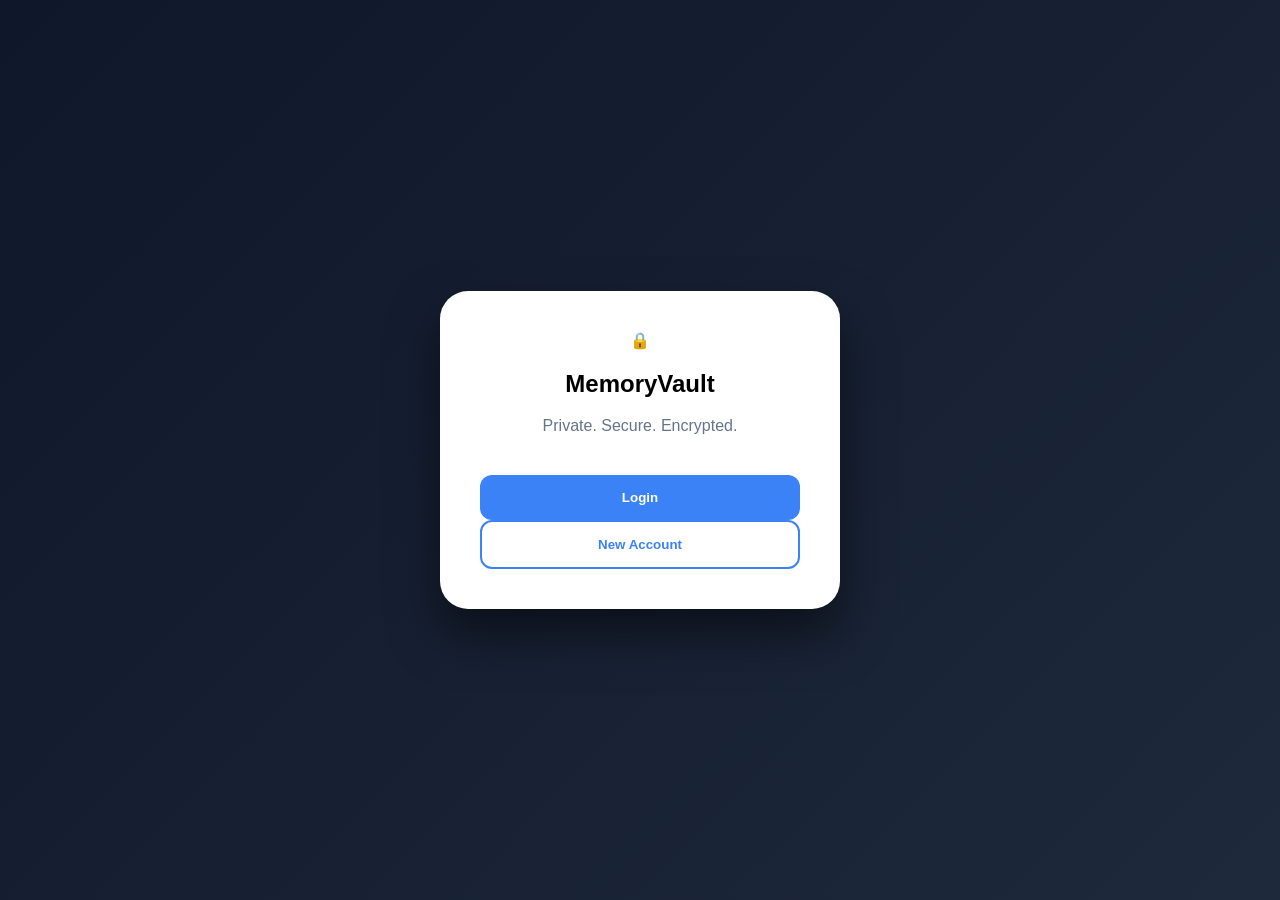
<file: index.html>
<!DOCTYPE html>
<html lang="en">
<head>
    <meta charset="UTF-8"><meta name="viewport" content="width=device-width, initial-scale=1.0">
    <title>Vault Pro Dashboard</title><link rel="stylesheet" href="style.css">
</head>
<body>
    <header>
        <div style="width: 40px;"></div><h2 class="logo-text">MemoryVault</h2>
        <div class="account-section">
            <img src="https://cdn-icons-png.flaticon.com/512/3135/3135715.png" class="nav-avatar" onclick="document.getElementById('drop').toggleAttribute('hidden')">
            <div id="drop" class="profile-dropdown" hidden>
                <p id="accountDisplay" style="font-weight:900; font-size: 0.8rem;"></p><hr>
                <button class="dropdown-btn" onclick="exportVault()">📥 Backup Vault</button>
                <button class="dropdown-btn" onclick="document.getElementById('importFile').click()">📤 Restore Vault</button>
                <input type="file" id="importFile" hidden onchange="importVault(event)">
                <hr><button onclick="logout()" class="dropdown-btn danger">Logout</button>
            </div>
        </div>
    </header>
    <div class="content-wrapper">
        <div class="welcome-section">
            <h1 id="welcomeMsg">Welcome</h1>
            <div class="storage-container"><div id="storageText">Analyzing...</div><div class="progress-bg"><div id="storageBar"></div></div></div>
        </div>
        <div class="upload-card">
            <label style="font-weight:800; font-size:0.7rem;">CATEGORY</label>
            <select id="categorySelect" class="auth-input" style="margin-bottom:15px;">
                <option value="Personal">Personal</option><option value="Work">Work</option><option value="Family">Family</option>
            </select>
            <input type="text" id="title" placeholder="Memory Title" class="auth-input" style="margin-bottom:15px;">
            <textarea id="desc" placeholder="What happened today?..." class="auth-input" style="height:100px; margin-bottom:20px; resize:none;"></textarea>
            <div class="file-buttons">
                <input type="file" id="imageInput" multiple accept="image/*" hidden><button onclick="document.getElementById('imageInput').click()" class="media-add-btn">📷 Photos</button>
                <input type="file" id="videoInput" multiple accept="video/*" hidden><button onclick="document.getElementById('videoInput').click()" class="media-add-btn">🎥 Videos</button>
                <input type="file" id="audioInput" multiple accept="audio/*" hidden><button onclick="document.getElementById('audioInput').click()" class="media-add-btn">🎵 Audio</button>
            </div>
            <button onclick="saveEntry()" class="btn-primary">Save to Vault</button>
        </div>
        <div class="controls-section">
            <div class="filter-group">
                <button class="filter-btn active" onclick="setFilter('All', this)">All</button>
                <button class="filter-btn" onclick="setFilter('Personal', this)">Personal</button>
                <button class="filter-btn" onclick="setFilter('Work', this)">Work</button>
                <button class="filter-btn" onclick="setFilter('Family', this)">Family</button>
            </div>
            <input type="text" id="searchInput" placeholder="Search..." class="search-input" oninput="handleSearch()">
        </div>
        <div id="gallery" class="gallery"></div>
    </div>
    <div id="mediaModal" onclick="if(event.target == this) closeModal()"><div id="modalContent"><button class="close-modal-x" onclick="closeModal()">×</button><div id="modalInner"></div></div></div>
    <script src="script.js"></script>
</body>
</html>
</file>
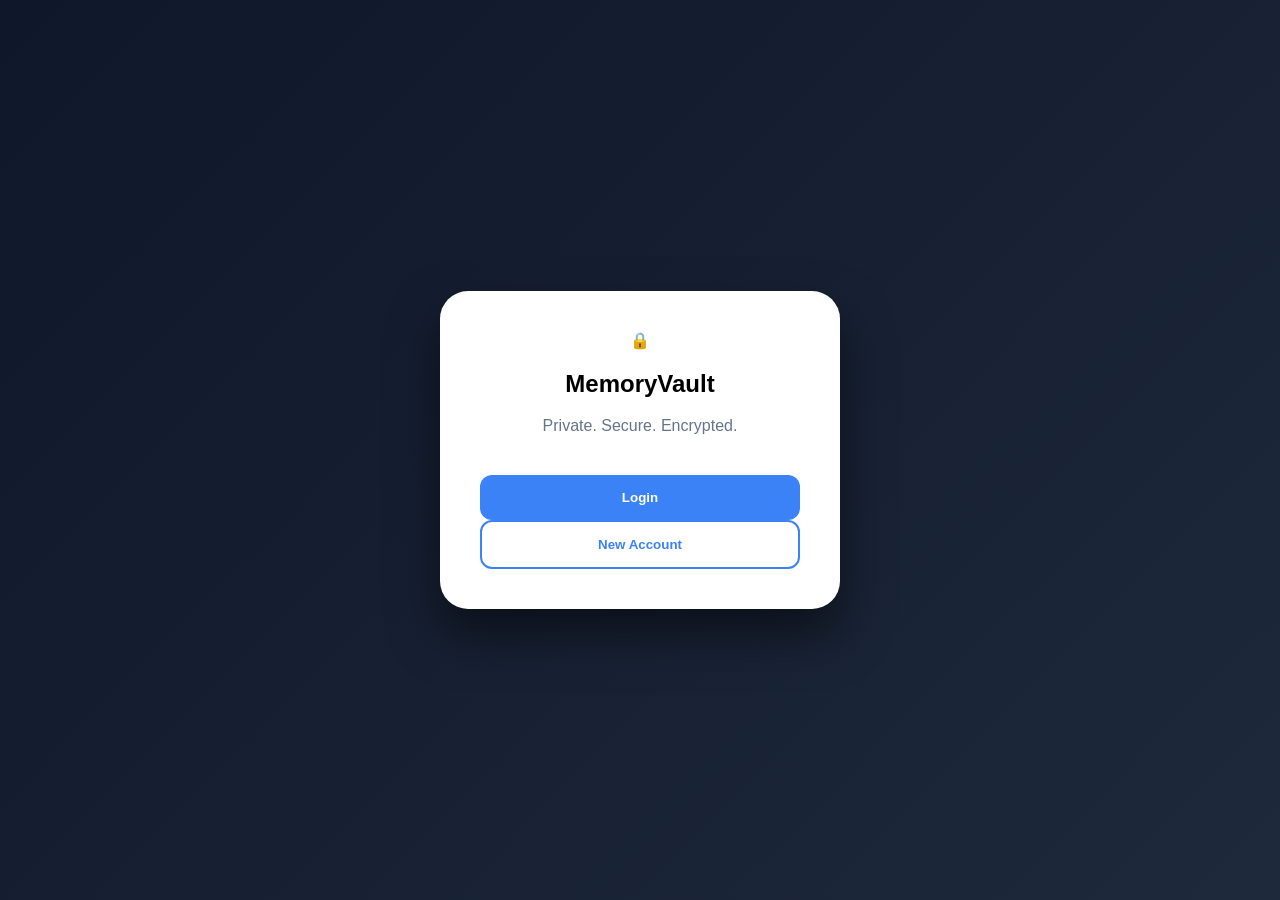
<file: gateway.html>
<!DOCTYPE html>
<html lang="en">
<head>
    <meta charset="UTF-8"><meta name="viewport" content="width=device-width, initial-scale=1.0">
    <title>Vault Pro | Entry</title><link rel="stylesheet" href="style.css">
</head>
<body class="auth-screen">
    <div class="auth-card">
        <div class="brand-icon">🔒</div>
        <h2 style="font-weight:900;">MemoryVault</h2>
        <p style="color:#64748b; margin-bottom:40px;">Private. Secure. Encrypted.</p>
        <button onclick="location.href='login.html'" class="btn-primary">Login</button>
        <button onclick="location.href='signup.html'" class="btn-outline">New Account</button>
    </div>
</body>
</html>
</file>
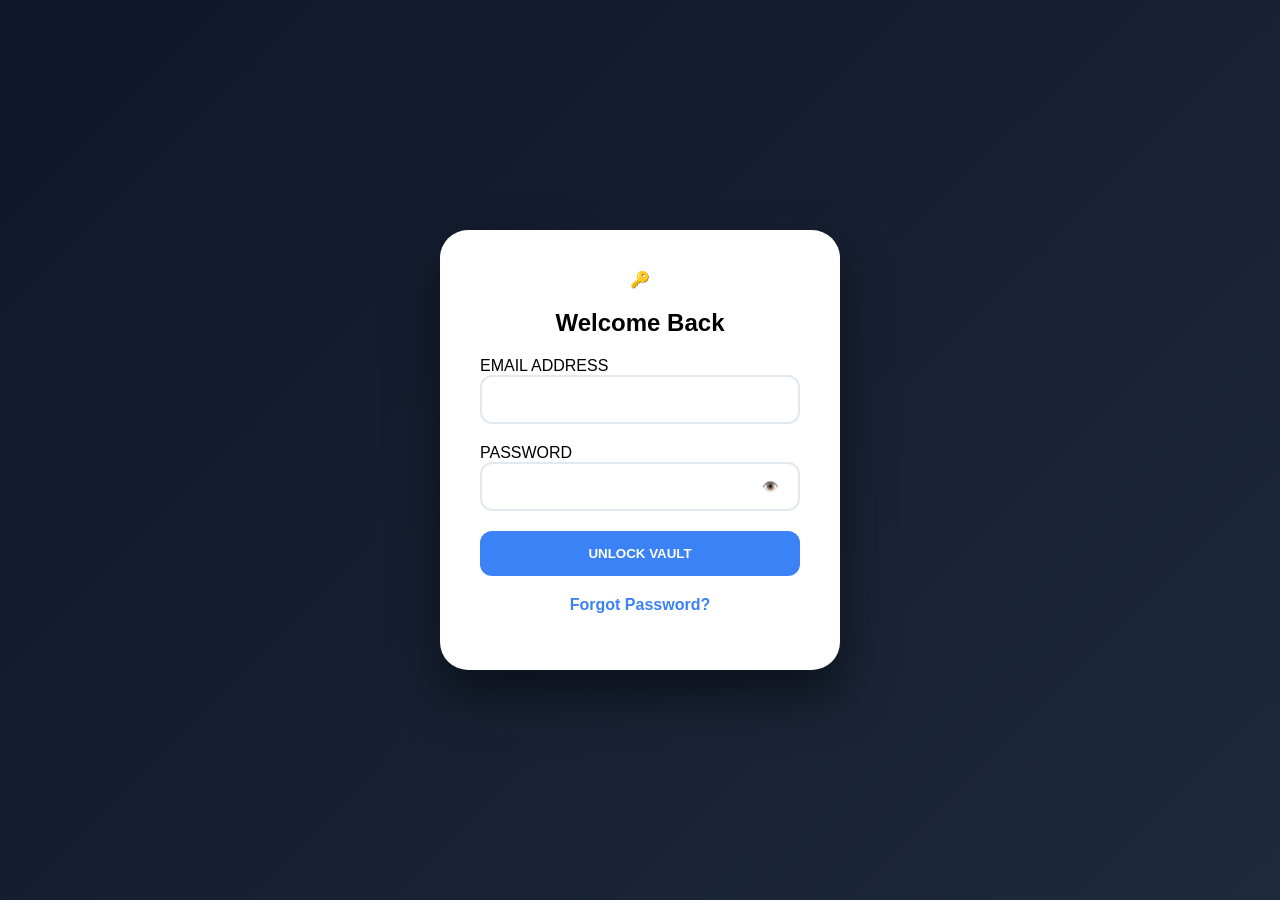
<file: login.html>
<!DOCTYPE html>
<html lang="en">
<head>
    <meta charset="UTF-8"><link rel="stylesheet" href="style.css">
    <title>Login | Vault Pro</title>
</head>
<body class="auth-screen">
    <div class="auth-card">
        <div class="brand-icon">🔑</div>
        <h2 style="font-weight:900;">Welcome Back</h2>
        <form onsubmit="handleLogin(event)">
            <div class="auth-group"><label>EMAIL ADDRESS</label><input type="email" id="email" class="auth-input" required></div>
            <div class="auth-group"><label>PASSWORD</label>
                <div class="pass-wrapper">
                    <input type="password" id="pass" class="auth-input" required>
                    <button type="button" class="toggle-btn" onclick="togglePass('pass', this)">👁️</button>
                </div>
            </div>
            <button type="submit" class="btn-primary">UNLOCK VAULT</button>
        </form>
        <p style="margin-top:20px;"><a href="reset.html" style="color:var(--primary); font-weight:800; text-decoration:none;">Forgot Password?</a></p>
    </div>
    <script src="script.js"></script>
    <script>
        function handleLogin(e) {
            e.preventDefault();
            const email = document.getElementById('email').value;
            const pass = document.getElementById('pass').value;
            const profile = JSON.parse(localStorage.getItem('profile_' + email));
            if (profile && profile.pass === pass) {
                localStorage.setItem('currentUser', JSON.stringify({name: profile.name, email: profile.email}));
                window.location.href = 'index.html';
            } else { alert("Invalid Credentials"); }
        }
    </script>
</body>
</html>
</file>
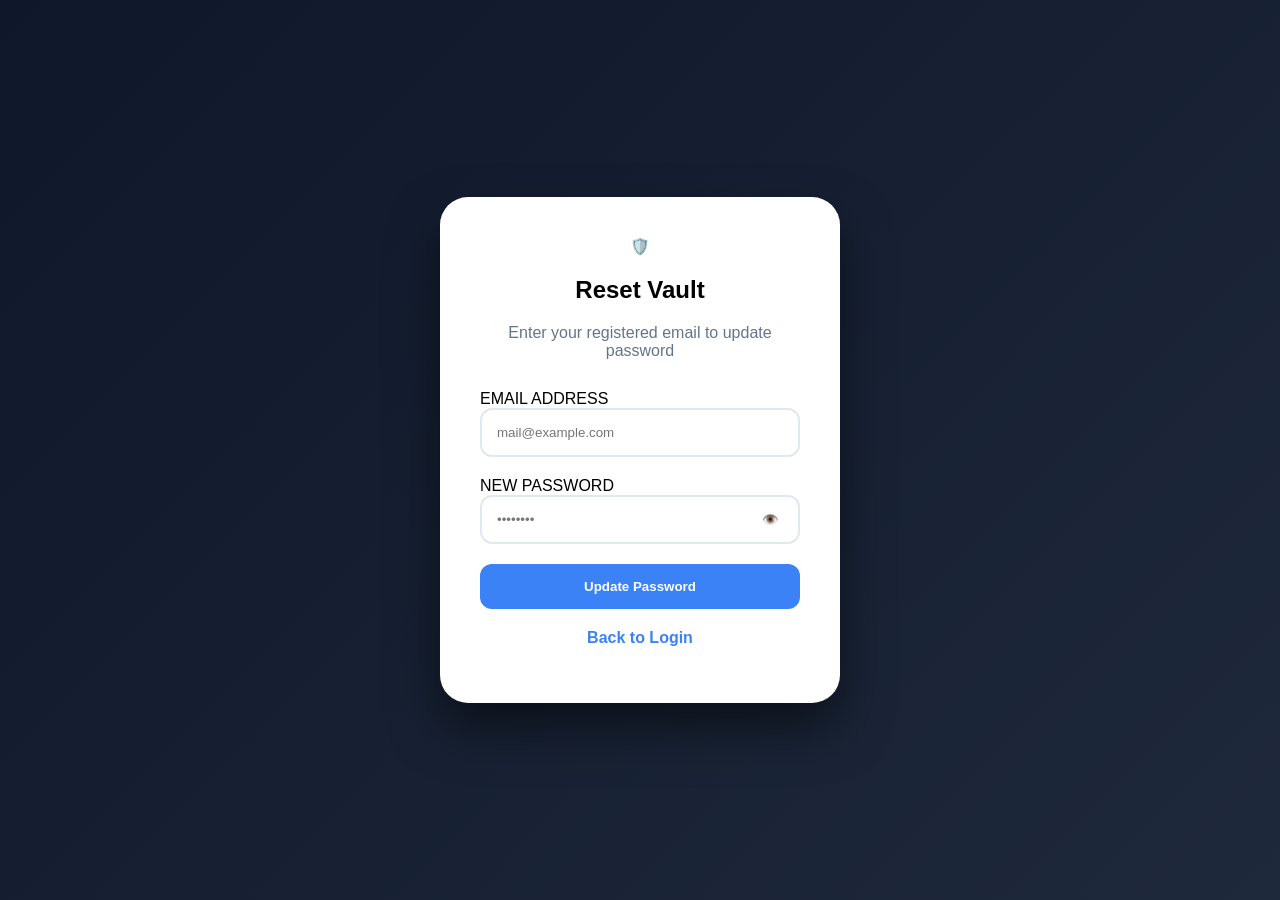
<file: reset.html>
<!DOCTYPE html>
<html lang="en">
<head>
    <meta charset="UTF-8">
    <meta name="viewport" content="width=device-width, initial-scale=1.0">
    <title>Reset Password | Vault Pro</title>
    <link rel="stylesheet" href="style.css">
</head>
<body class="auth-screen">
    <div class="auth-card">
        <div class="brand-icon">🛡️</div>
        <h2 style="font-weight:900;">Reset Vault</h2>
        <p style="color:#64748b; margin-bottom: 30px;">Enter your registered email to update password</p>
        
        <form onsubmit="handleReset(event)">
            <div class="auth-group">
                <label>EMAIL ADDRESS</label>
                <input type="email" id="resetEmail" class="auth-input" placeholder="mail@example.com" required>
            </div>
            <div class="auth-group">
                <label>NEW PASSWORD</label>
                <div class="pass-wrapper">
                    <input type="password" id="newPass" class="auth-input" placeholder="••••••••" required>
                    <button type="button" class="toggle-btn" onclick="togglePass('newPass', this)">👁️</button>
                </div>
            </div>
            <button type="submit" class="btn-primary">Update Password</button>
        </form>
        <p style="margin-top:20px;"><a href="login.html" style="color:var(--primary); font-weight:800; text-decoration: none;">Back to Login</a></p>
    </div>
    <script src="script.js"></script>
    <script>
        function handleReset(e) {
            e.preventDefault();
            const email = document.getElementById('resetEmail').value;
            const newPass = document.getElementById('newPass').value;
            const profile = JSON.parse(localStorage.getItem('profile_' + email));
            if (profile) {
                profile.pass = newPass;
                localStorage.setItem('profile_' + email, JSON.stringify(profile));
                alert("Password updated successfully!");
                location.href = 'login.html';
            } else { alert("Account not found!"); }
        }
    </script>
</body>
</html>
</file>
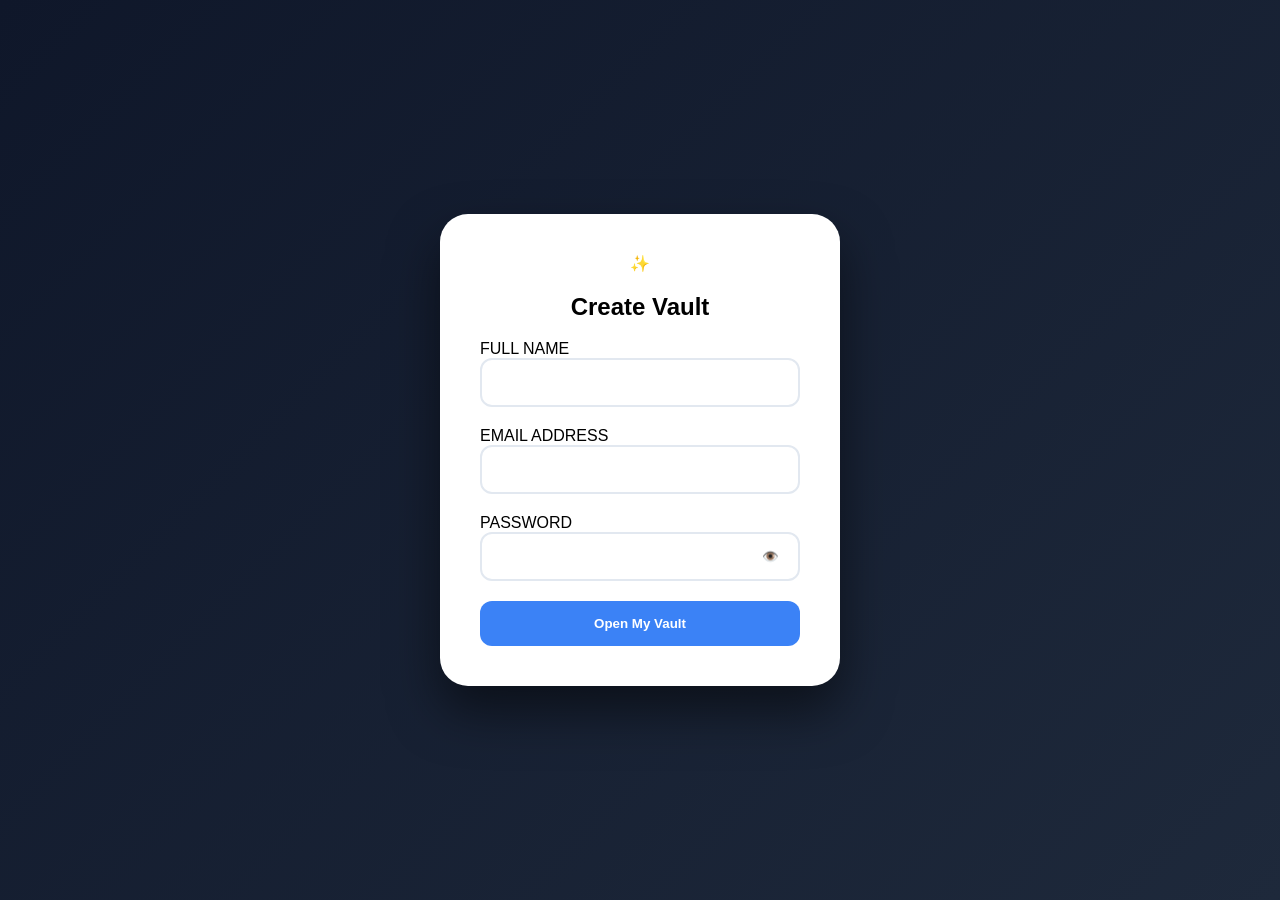
<file: signup.html>
<!DOCTYPE html>
<html lang="en">
<head>
    <meta charset="UTF-8"><link rel="stylesheet" href="style.css">
    <title>Vault Pro | Join</title>
</head>
<body class="auth-screen">
    <div class="auth-card">
        <div class="brand-icon">✨</div>
        <h2 style="font-weight:900;">Create Vault</h2>
        <form onsubmit="handleSignup(event)">
            <div class="auth-group"><label>FULL NAME</label><input type="text" id="un" class="auth-input" required></div>
            <div class="auth-group"><label>EMAIL ADDRESS</label><input type="email" id="em" class="auth-input" required></div>
            <div class="auth-group"><label>PASSWORD</label>
                <div class="pass-wrapper">
                    <input type="password" id="pw" class="auth-input" required>
                    <button type="button" class="toggle-btn" onclick="togglePass('pw', this)">👁️</button>
                </div>
            </div>
            <button type="submit" class="btn-primary">Open My Vault</button>
        </form>
    </div>
    <script src="script.js"></script>
    <script>
        function handleSignup(e) {
            e.preventDefault();
            const name = document.getElementById('un').value;
            const email = document.getElementById('em').value;
            const pass = document.getElementById('pw').value;
            localStorage.setItem('profile_' + email, JSON.stringify({name, email, pass}));
            localStorage.setItem('currentUser', JSON.stringify({name, email}));
            window.location.href = 'index.html';
        }
    </script>
</body>
</html>
</file>
<file: style.css>
:root { --primary: #3b82f6; --dark: #0f172a; --bg: #f8fafc; --radius: 20px; }
* { box-sizing: border-box; font-family: 'Inter', sans-serif; transition: 0.2s; }
body { background: var(--bg); margin: 0; }
.content-wrapper { max-width: 1000px; margin: 0 auto; padding: 20px; text-align: center; }
.auth-screen { background: linear-gradient(135deg, #0f172a 0%, #1e293b 100%); min-height: 100vh; display: flex; align-items: center; justify-content: center; }
.auth-card { background: white; width: 95%; max-width: 400px; padding: 40px; border-radius: 28px; text-align: center; box-shadow: 0 25px 50px rgba(0,0,0,0.5); }
.auth-group { text-align: left; margin-bottom: 20px; }
.auth-input { width: 100%; padding: 15px; border-radius: 12px; border: 2px solid #e2e8f0; outline: none; }
.pass-wrapper { position: relative; display: flex; align-items: center; }
.toggle-btn { position: absolute; right: 15px; background: none; border: none; cursor: pointer; }
header { background: var(--dark); color: white; padding: 10px 5%; display: flex; justify-content: space-between; align-items: center; position: sticky; top: 0; z-index: 1000; }
.nav-avatar { width: 40px; height: 40px; border-radius: 50%; border: 2px solid var(--primary); cursor: pointer; }
.profile-dropdown { position: absolute; right: 20px; top: 60px; background: white; padding: 15px; border-radius: 15px; box-shadow: 0 10px 30px rgba(0,0,0,0.2); color: black; text-align: left; z-index: 100; }
.dropdown-btn { display: block; width: 100%; text-align: left; padding: 10px; border: none; background: #f1f5f9; border-radius: 8px; margin: 4px 0; cursor: pointer; font-weight: 700; }
.welcome-section { margin: 40px 0; }
.storage-container { max-width: 400px; margin: 15px auto; }
.progress-bg { height: 10px; background: #e2e8f0; border-radius: 10px; overflow: hidden; }
#storageBar { height: 100%; background: var(--primary); }
.upload-card { max-width: 600px; margin: 0 auto 40px; background: white; padding: 30px; border-radius: 30px; box-shadow: 0 10px 40px rgba(0,0,0,0.05); text-align: left; }
.file-buttons { display: flex; gap: 10px; margin-bottom: 20px; }
.media-add-btn { flex: 1; padding: 12px; border-radius: 12px; border: none; background: #f1f5f9; font-weight: 800; cursor: pointer; }
.filter-group { display: flex; gap: 10px; justify-content: center; margin-bottom: 20px; flex-wrap: wrap; }
.filter-btn { padding: 10px 20px; border-radius: 30px; border: 2px solid #e2e8f0; background: white; cursor: pointer; }
.filter-btn.active { background: var(--primary); color: white; }
.search-input { width: 100%; max-width: 500px; padding: 15px 25px; border-radius: 50px; border: 2px solid #e2e8f0; outline: none; }
.gallery { display: grid; grid-template-columns: repeat(auto-fill, minmax(300px, 1fr)); gap: 20px; margin-top: 30px; }
.card { background: white; border-radius: var(--radius); overflow: hidden; border: 1px solid #e2e8f0; text-align: left; }
.media-grid { display: grid; grid-template-columns: 1fr 1fr; gap: 2px; height: 180px; background: #eee; }
.media-box { position: relative; cursor: pointer; overflow: hidden; }
.media-box img, .media-box video { width: 100%; height: 100%; object-fit: cover; }
.more-overlay { position: absolute; inset: 0; background: rgba(0,0,0,0.7); color: white; display: flex; align-items: center; justify-content: center; font-weight: 900; }
#mediaModal { display: none; position: fixed; inset: 0; background: rgba(0,0,0,0.8); backdrop-filter: blur(10px); z-index: 2000; justify-content: center; padding-top: 50px; overflow-y: auto; }
.modal-media-item { width: 90%; max-width: 700px; border-radius: 20px; margin-bottom: 20px; }
.close-modal-x { position: fixed; top: 20px; right: 20px; width: 40px; height: 40px; border-radius: 50%; border: none; font-size: 1.5rem; cursor: pointer; }
.btn-primary { width: 100%; padding: 15px; background: var(--primary); color: white; border: none; border-radius: 12px; font-weight: 800; cursor: pointer; }
.btn-outline { width: 100%; padding: 15px; border: 2px solid var(--primary); color: var(--primary); background: transparent; border-radius: 12px; font-weight: 800; cursor: pointer; }
.category-badge { background: #eff6ff; color: var(--primary); padding: 4px 10px; border-radius: 6px; font-size: 0.7rem; font-weight: 900; }
.delete-link { color: #ef4444; border: none; background: none; cursor: pointer; font-weight: 800; font-size: 0.7rem; }
</file>
